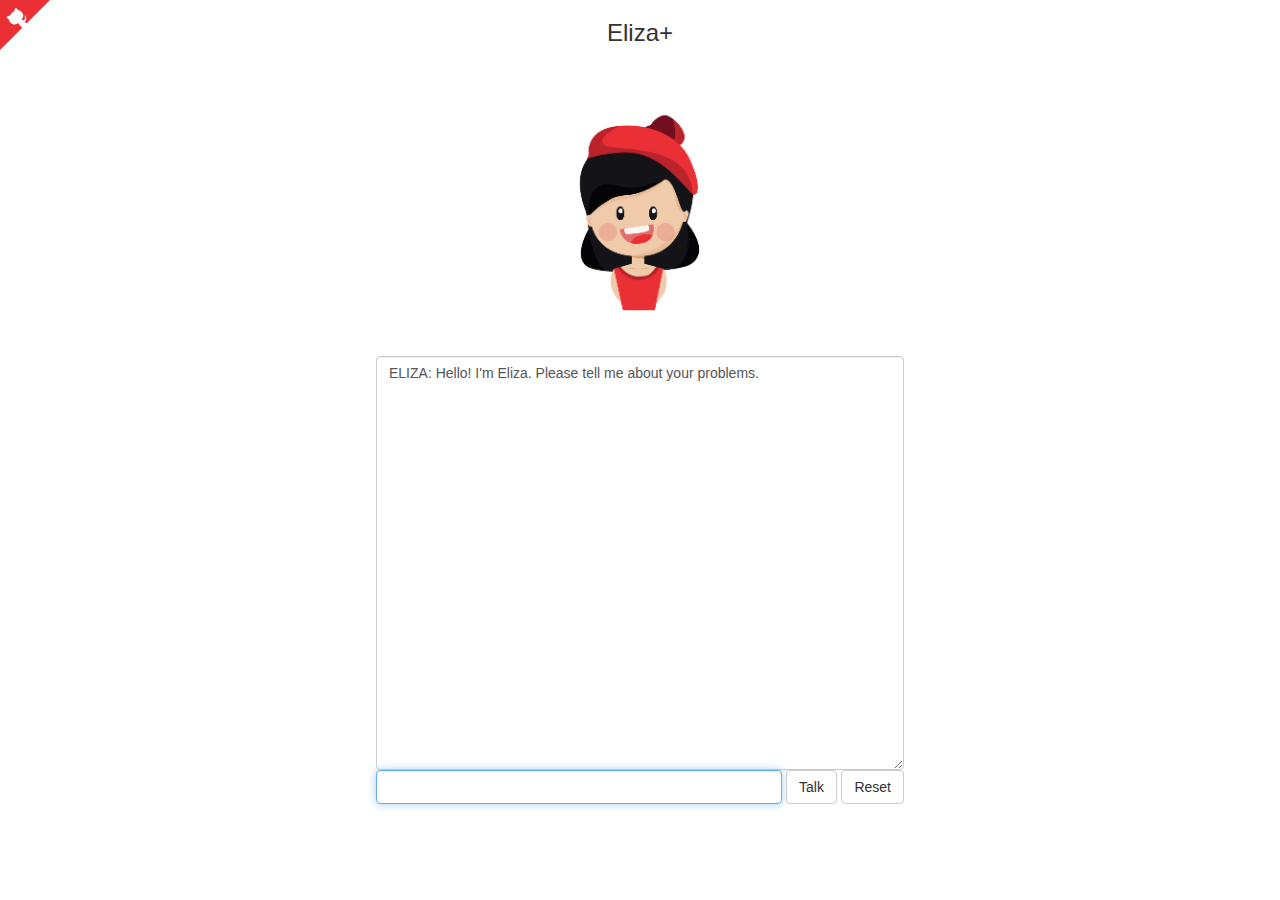
<file: bot/index.html>
<HTML>
    <HEAD>
	<TITLE>Eliza+</TITLE>

	<link rel="stylesheet" href="https://maxcdn.bootstrapcdn.com/bootstrap/3.3.7/css/bootstrap.min.css"/>
	<style>
	 .github-corner:hover .octo-arm{animation:octocat-wave 560ms ease-in-out}@keyframes octocat-wave{0%,100%{transform:rotate(0)}20%,60%{transform:rotate(-25deg)}40%,80%{transform:rotate(10deg)}}@media (max-width:500px){.github-corner:hover .octo-arm{animation:none}.github-corner .octo-arm{animation:octocat-wave 560ms ease-in-out}}
	 .panel-collapse-clickable {
	     cursor: pointer;
	 }
	</style>
	
	<SCRIPT LANGUAGE="JavaScript" TYPE="text/javascript" SRC="js/elizabot.js"></SCRIPT>
	<SCRIPT LANGUAGE="JavaScript" TYPE="text/javascript" SRC="js/elizadata.js"></SCRIPT>	
	<SCRIPT LANGUAGE="JavaScript" TYPE="text/javascript" SRC="js/sentimood.js"></SCRIPT>

	<SCRIPT LANGUAGE="JavaScript" TYPE="text/javascript">	   
	 var eliza = new ElizaBot();
	 var elizaLines = new Array();
	 var sentiment = new Sentimood();

	 var displayCols = 60;
	 var displayRows = 20;

	 var userSentiment = 0;
	 
	 var imgs = {};
	 imgs[0] = "img/default-01.png";
	 imgs[1] = "img/happy1-01.png";
	 imgs[2] = "img/happy2-01.png";
	 imgs[3] = "img/happy3-01.png";
	 imgs[-1] = "img/sad1-01.png";
	 imgs[-2] = "img/sad2-01.png";
	 imgs[-3] = "img/sad3-01.png";
	 
	 function updateImage(val) {
	     // If continuing on same sentiment
	     if(val * userSentiment >= 0) {
		 if(val < 0) {
		     userSentiment -= 1;
		 }
		 if(val > 0) {
		     userSentiment += 1;
		 }
	     }
	     else {
		 // switch moods
		 userSentiment = val
	     }
	     
	     if(userSentiment < -3) {
		 userSentiment = -3
	     }
	     if(userSentiment > 3) {
		 userSentiment = 3
	     }

	     // Update image
	     document.getElementById('main-image').src = imgs[userSentiment];
	 }
	 
	 function elizaReset() {
	     userSentiment = 0;
	     eliza.reset();
	     elizaLines.length = 0;
	     elizaStep();
	 }

	 function elizaStep() {
	     var f = document.forms.e_form;
	     var userinput = f.e_input.value;
	     
	     //console.log(sentiment.analyze(userinput));
	     updateImage(sentiment.analyze(userinput)['score']);

	     if (eliza.quit) {
		 f.e_input.value = '';
		 if (confirm("This session is over.\nStart over?")) elizaReset();
		 f.e_input.focus();
		 return;
	     }
	     else if (userinput != '') {
		 var usr = 'YOU:   ' + userinput;
		 var rpl ='ELIZA: ' + eliza.transform(userinput);
		 elizaLines.push(usr);
		 elizaLines.push(rpl);
		 // display nicely
		 // (fit to textarea with last line free - reserved for extra line caused by word wrap)
		 var temp  = new Array();
		 var l = 0;
		 for (var i=elizaLines.length-1; i>=0; i--) {
		     l += 1 + Math.floor(elizaLines[i].length/displayCols);
		     if (l >= displayRows) break
		     else temp.push(elizaLines[i]);
		 }
		 elizaLines = temp.reverse();		 
		 f.e_display.value = elizaLines.join('\n');
	     }
	     else if (elizaLines.length == 0) {
		 // no input and no saved lines -> output initial
		 var initial = 'ELIZA: ' + eliza.getInitial();
		 elizaLines.push(initial);
		 f.e_display.value = initial + '\n';
	     }
	     f.e_input.value = '';
	     f.e_input.focus();
	 }

	</SCRIPT>
    </HEAD>

    <BODY onload="window.setTimeout('elizaReset()',100)">
	<!-- github corner -->
	<a href="https://github.com/jefworks/ELIZAplus" class="github-corner"><svg width="50px" height="50px" viewBox="0 0 250 250" style="z-index:1000; fill:#eb3035; color:#fff; position: absolute; top: 0; border: 0; left: 0; transform: scale(-1, 1);"><path d="M0,0 L115,115 L130,115 L142,142 L250,250 L250,0 Z"></path><path d="M128.3,109.0 C113.8,99.7 119.0,89.6 119.0,89.6 C122.0,82.7 120.5,78.6 120.5,78.6 C119.2,72.0 123.4,76.3 123.4,76.3 C127.3,80.9 125.5,87.3 125.5,87.3 C122.9,97.6 130.6,101.9 134.4,103.2" fill="#fff" style="transform-origin: 130px 106px;" class="octo-arm"></path><path d="M115.0,115.0 C114.9,115.1 118.7,116.5 119.8,115.4 L133.7,101.6 C136.9,99.2 139.9,98.4 142.2,98.6 C133.8,88.0 127.5,74.4 143.8,58.0 C148.5,53.4 154.0,51.2 159.7,51.0 C160.3,49.4 163.2,43.6 171.4,40.1 C171.4,40.1 176.1,42.5 178.8,56.2 C183.1,58.6 187.2,61.8 190.9,65.4 C194.5,69.0 197.7,73.2 200.1,77.6 C213.8,80.2 216.3,84.9 216.3,84.9 C212.7,93.1 206.9,96.0 205.4,96.6 C205.1,102.4 203.0,107.8 198.3,112.5 C181.9,128.9 168.3,122.5 157.7,114.1 C157.9,116.9 156.7,120.9 152.7,124.9 L141.0,136.5 C139.8,137.7 141.6,141.9 141.8,141.8 Z" fill="#fff" class="octo-body"></path></svg></a>
	
	<CENTER>
	    <H3>Eliza+</H3>
	    <img id="main-image" src="img/default-01.png" width=300px height=300px>
	    <TABLE>
		<FORM NAME="e_form" onsubmit="elizaStep();return false">
		    <TR>
			<TD COLSPAN="2">
			    <TEXTAREA class="form-control" NAME="e_display" COLS="60" ROWS="20"></TEXTAREA>
			</TD>
		    </TR>
		    <TR VALIGN="middle">
			<TD>
			    <INPUT class="form-control" TYPE="text" NAME="e_input" SIZE="43">
			</TD>
			<TD ALIGN="right">
			    <INPUT class="btn btn-default" TYPE="submit" VALUE="Talk">
			    <INPUT class="btn btn-default" TYPE="reset" VALUE="Reset" onClick="window.setTimeout('elizaReset()',100)">
			</TD>
		    </TR>
		</FORM>
	    </TABLE>
	</CENTER>


    </BODY>
</HTML>
</file>
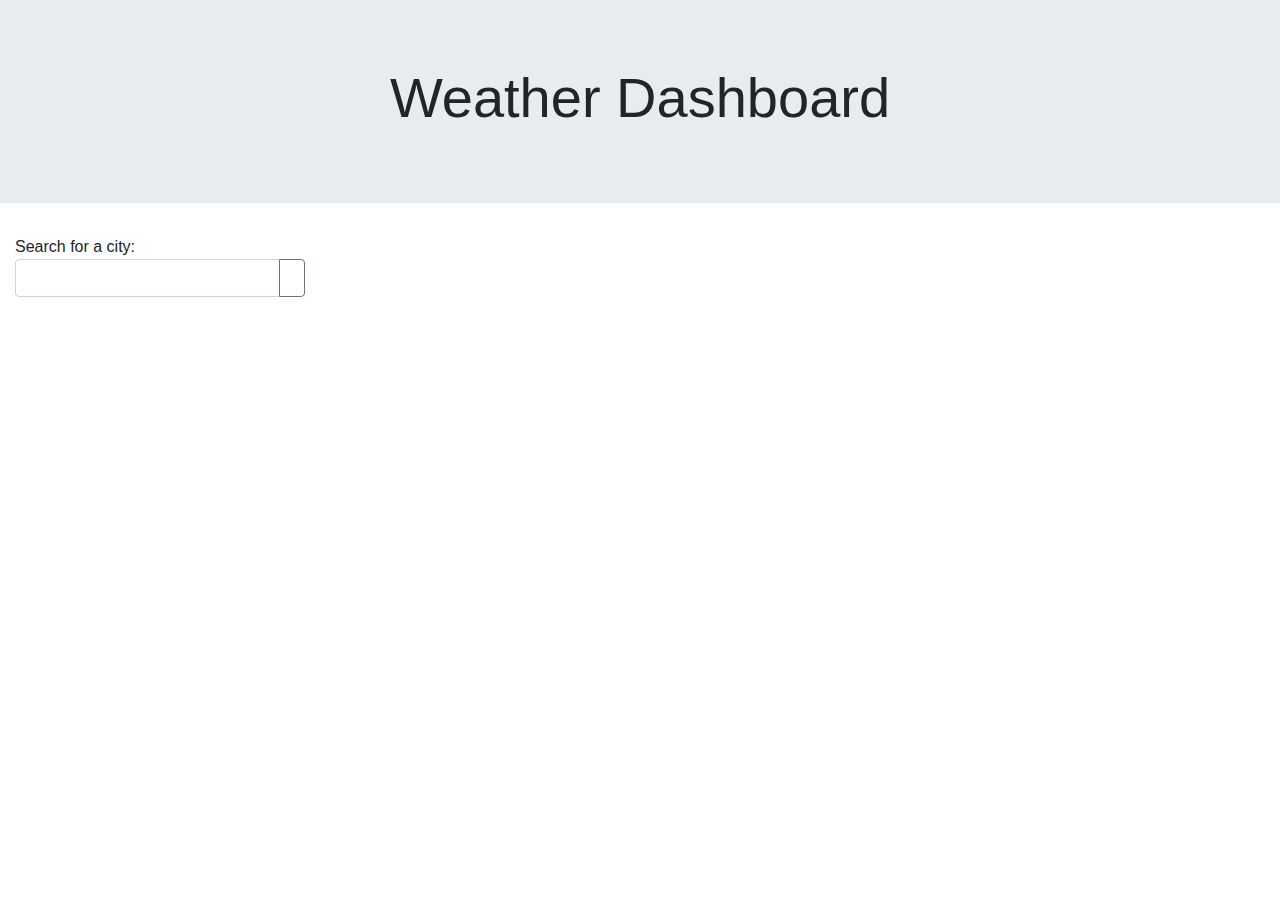
<file: weather/index.html>
<!DOCTYPE html>
<html lang="en">

<head>
    <meta charset="UTF-8">
    <meta name="viewport" content="width=device-width, initial-scale=1.0">
    <meta http-equiv="X-UA-Compatible" content="ie=edge">
    <title>Weather Dashboard</title>

    <link rel="stylesheet" href="https://cdnjs.cloudflare.com/ajax/libs/twitter-bootstrap/4.4.1/css/bootstrap.min.css"
        integrity="sha256-L/W5Wfqfa0sdBNIKN9cG6QA5F2qx4qICmU2VgLruv9Y=" crossorigin="anonymous" />
    <link rel="stylesheet" href="https://cdnjs.cloudflare.com/ajax/libs/font-awesome/5.11.2/css/all.min.css"
        integrity="sha256-+N4/V/SbAFiW1MPBCXnfnP9QSN3+Keu+NlB+0ev/YKQ=" crossorigin="anonymous" />
    <link rel="stylesheet" href="style.css">
</head>

<body>

    <div class="jumbotron jumbotron-fluid">
        <div class="container">
            <h1 class="display-4 text-center">Weather Dashboard</h1>
        </div>
    </div>

    <div class="container-fluid">
        <div class="row">
            <!-- Search Bar and Search history  -->
            <div class="col-3" id="search-col">Search for a city:
                <div class="input-group mb-3">
                    <input type="text" class="form-control" id="search-bar" aria-label="Recipient's username"
                        aria-describedby="button-addon2">
                    <div class="input-group-append">
                        <button class="btn btn-outline-secondary" type="button" id="search-btn"><i class="fa fa-search"
                                aria-hidden="true"></i></button>
                    </div>
                </div>

                <!-- Search history goes here -->
                <ul class="list-group mt-3" id="search-history"></ul>

            </div>

            <!-- Weather Details -->
            <div class="col-9" id="weather-details">
                <div class="row">
                    <div class="col mb-2 p-0" id="weather-col"></div>
                </div>

                <div class="row">
                    <div class="col">
                        <div class='row'>
                            <div class="col" id="forecast-header"></div>
                        </div>
                        <div class="row" id="forecast-row"></div>
                    </div>
                </div>
            </div>


        </div>

        <script src="https://cdnjs.cloudflare.com/ajax/libs/jquery/3.4.1/jquery.min.js"
            integrity="sha256-CSXorXvZcTkaix6Yvo6HppcZGetbYMGWSFlBw8HfCJo=" crossorigin="anonymous"></script>
        <script src="script.js"></script>
</body>

</html>
</file>
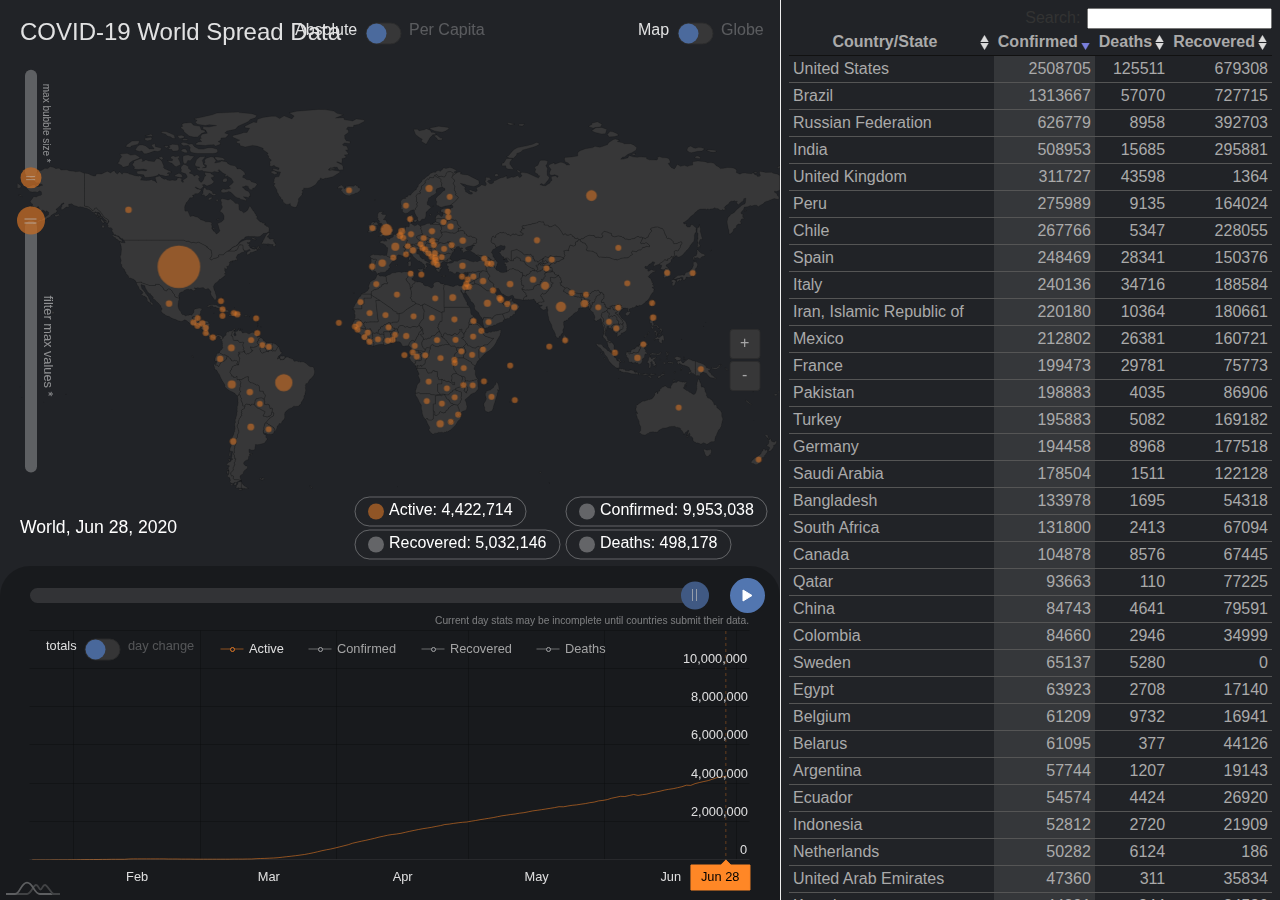
<file: covid_world/examples/dashboard/index.html>
<!DOCTYPE html>
<html>
  <head>
    <meta charset="UTF-8" />
    <title>ई-लद्दाख</title>

    <!-- amCharts includes -->
    <script src="../../deps/amcharts4/core.js"></script>
    <script src="../../deps/amcharts4/charts.js"></script>
    <script src="../../deps/amcharts4/maps.js"></script>
    
    <script src="../../deps/amcharts4/themes/dark.js"></script>
    <script src="../../deps/amcharts4/themes/animated.js"></script>

    <script src="../../deps/amcharts4-geodata/worldLow.js"></script>
    <script src="../../deps/amcharts4-geodata/data/countries2.js"></script>

    <!-- DataTables includes -->
    <script src="../../deps/jquery/jquery-3.3.1.min.js"></script>
    <link rel="stylesheet" media="all" href="../../deps/datatables/css/jquery.dataTables.min.css" />
    <link rel="stylesheet" media="all" href="../../deps/datatables/css/select.dataTables.min.css" />
    <script src="../../deps/datatables/js/jquery.dataTables.min.js"></script>
    <script src="../../deps/datatables/js/dataTables.select.min.js"></script>

    <!-- Data  -->
    <script src="../../data/js/world_timeline.js"></script>
    <script src="../../data/js/total_timeline.js"></script>

    <!-- Stylesheet -->
    <link rel="stylesheet" media="all" href="dark.css" />

    <!-- Main app -->
    <script src="app.js"></script>
  </head>
  <body>
    <div class="flexbox">
      <div id="chartdiv"></div>
      <div id="list">
        <table id="areas" class="compact hover order-column row-border">
          <thead>
            <tr>
              <th>Country/State</th>
              <th>Confirmed</th>
              <th>Deaths</th>
              <th>Recovered</th>
            </tr>
          </thead>
          <tbody>
          </tbody>
        </table>
      </div>
    </div>
  </body>
</html>
</file>
<file: weather/style.css>
li{
    overflow: auto;
}

.high{
    color: white;
    background-color: red;
}

.medium{
    color: black;
    background-color: goldenrod;
}

.low{
    color: black;
    background-color: lightgreen;
}

.badge{
    font-size: 100%;
}

#weather-icon{
    max-width: 50px;
    max-height: 50px;
}
</file>
<file: covid_world/examples/dashboard/dark.css>
body {
	font-family: -apple-system, BlinkMacSystemFont, "Segoe UI", Roboto, Helvetica, Arial, sans-serif, "Apple Color Emoji", "Segoe UI Emoji", "Segoe UI Symbol";
	background-color: #212327;
	color: #aaa;
	padding: 0px;
	margin: 0px;
}

.flexbox {
	display: flex;
}

#chartdiv {
	flex: 1;
	height: 100vh;
	float: left;
}

#list {
	padding: 0.5em;
	flex: 0 0 500px;
	height: 100vh;
	float: left;
	border-left: 1px solid #eee;
	box-sizing: border-box;
	overflow: auto;
}

table.dataTable tbody tr {
	background-color: inherit;
}

td.value {
	text-align: right;
}

table.dataTable.row-border tbody th, table.dataTable.row-border tbody td, table.dataTable.display tbody th, table.dataTable.display tbody td {
	border-top: 1px solid #555;
}

table.dataTable.order-column tbody tr>.sorting_1, table.dataTable.order-column tbody tr>.sorting_2, table.dataTable.order-column tbody tr>.sorting_3, table.dataTable.display tbody tr>.sorting_1, table.dataTable.display tbody tr>.sorting_2, table.dataTable.display tbody tr>.sorting_3 {
	background-color: #35373A;
}

table.dataTable tbody>tr.selected, table.dataTable tbody>tr>.selected {
	background-color: #0F0F0F;
	color: #ff8726;
}

table.dataTable.hover tbody tr:hover, table.dataTable.display tbody tr:hover {
	background-color: #1B1B1B;
	color: #ff8726;
}

table.dataTable.hover tbody>tr.selected:hover, table.dataTable.hover tbody>tr>.selected:hover, table.dataTable.display tbody>tr.selected:hover, table.dataTable.display tbody>tr>.selected:hover {
	background-color: #1B1B1B;
	color: #ff8726;
}

table.dataTable.order-column tbody>tr.selected>.sorting_1, table.dataTable.order-column tbody>tr.selected>.sorting_2, table.dataTable.order-column tbody>tr.selected>.sorting_3, table.dataTable.order-column tbody>tr>.selected, table.dataTable.display tbody>tr.selected>.sorting_1, table.dataTable.display tbody>tr.selected>.sorting_2, table.dataTable.display tbody>tr.selected>.sorting_3, table.dataTable.display tbody>tr>.selected {
	background-color: #0F0F0F;
}

table.dataTable.display tbody>tr.selected:hover>.sorting_1, table.dataTable.order-column.hover tbody>tr.selected:hover>.sorting_1 {
	background-color: #1B1B1B;
}

table.dataTable.display tbody tr:hover>.sorting_1, table.dataTable.order-column.hover tbody tr:hover>.sorting_1 {
	background-color: #1B1B1B;
}

@media screen and (max-width: 1000px) {
	#list {
		display: none;
	}
}
</file>
